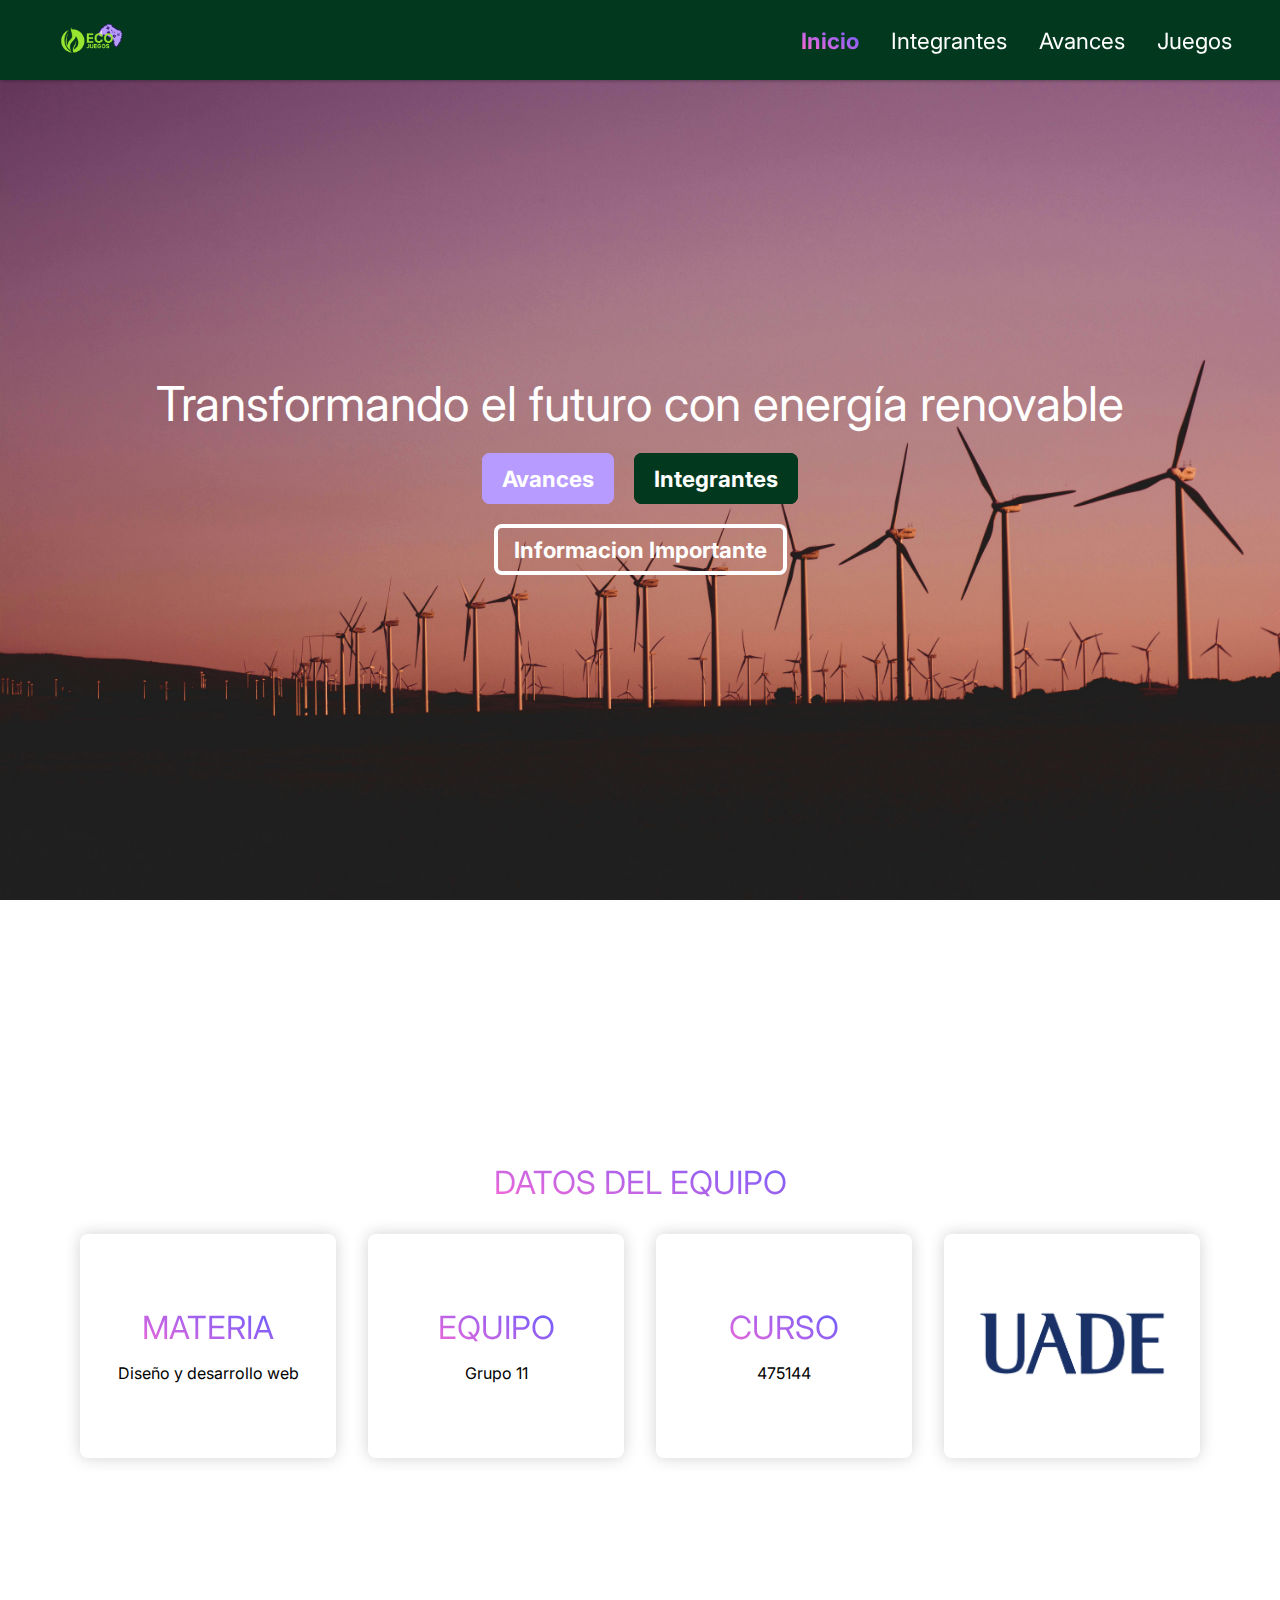
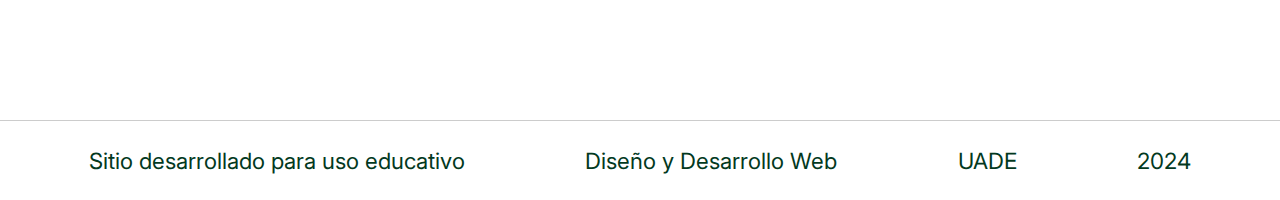
<file: index.html>
<!DOCTYPE html>
<html lang="es">
  <head>
    <meta charset="UTF-8" />
    <meta name="viewport" content="width=device-width, initial-scale=1.0" />
    <link rel="stylesheet" href="./src/css/style.css"/>
    <link rel="preconnect" href="https://fonts.googleapis.com" />
    <link rel="preconnect" href="https://fonts.gstatic.com" crossorigin />
    <link
      href="https://fonts.googleapis.com/css2?family=Inter:wght@100..900&family=Space+Grotesk:wght@300..700&display=swap"
      rel="stylesheet"
    />
    <!-- <script
      src="https://cdn.jsdelivr.net/npm/bootstrap@5.3.3/dist/js/bootstrap.bundle.min.js"
      integrity="sha384-YvpcrYf0tY3lHB60NNkmXc5s9fDVZLESaAA55NDzOxhy9GkcIdslK1eN7N6jIeHz"
      crossorigin="anonymous"
    ></script> -->
    <title>ECOJUEGOS | Home</title>
  </head>

  <body id="dom">
    <header class="mainHeader">
      <img src="./src/img/logo.png" alt="logo" class="logo">
      <img
        id="menuBtn"
        src="./src/icons/menuIcon.svg"
        alt="menuBtn"
      />
      <ul class="mainMenu">
        <li><a href="./index.html" id="selected">Inicio</a></li>
        <li><a href="./integrantes.html">Integrantes</a></li>
        <li><a href="./avances.html">Avances</a></li>
        <li><a href="./juegos.html">Juegos</a></li>
      </ul>
    </header>

    <div class="homeMainSection" style="background-image: url(src/img/background-home.jpg);">
          <h1 class="homeMainSection-txt">
            Transformando el futuro con energía renovable
          </h1>
          <div class="botonera-homeMainSection">
            <a href="./avances.html" class="mostrarAvances">Avances</a>
            <a href="./integrantes.html" class="mostrarIntegrantes">Integrantes</a>
          </div>
          <a href="#infoImport" class="InformacionImportante">Informacion Importante</a>
    </div>

    
    <main class="homeMainContent">
      <div class="infoContainer" id="infoImport">
        <p class="infoContainerTitle gradiantTxt">Datos del equipo</p>
        <div class="infoTarjertasContainer">
          <div class="infoTarjeta">
            <h1 class="infoTitle gradiantTxt">Materia</h1>
            <p class="infoTxt">Diseño y desarrollo web</p>
          </div>
          <div class="infoTarjeta">
            <h1 class="infoTitle gradiantTxt">Equipo</h1>
            <p class="infoTxt">Grupo 11</p>
          </div>
          <div class="infoTarjeta">
            <h1 class="infoTitle gradiantTxt">Curso</h1>
            <p class="infoTxt">475144</p>
          </div>
          <div class="infoTarjeta">
            <a href="https://www.uade.edu.ar/?gad_source=1&gclid=Cj0KCQjw4MSzBhC8ARIsAPFOuyWZnsxrU5qqZKWLgB7A-EV3E81XpSf3IhccjWUgUvJ1MQN-hKEF5S0aAqlfEALw_wcB" target=”_blank”>
              <img
              src="./src/img/LogoUADE.png"
              alt="LogoUade"
              class="infoImg"/>
            </a>
          </div>
        </div>
      </div>
    </main>

    <footer class="mainFooter">
      <div class="footerTxt">
        <p>Sitio desarrollado para uso educativo</p>
        <p>Diseño y Desarrollo Web</p>
        <p>UADE</p>
        <p>2024</p>
      </div>
    </footer>

    <script src="./src/js/index.js"></script>
  </body>
</html>
</file>
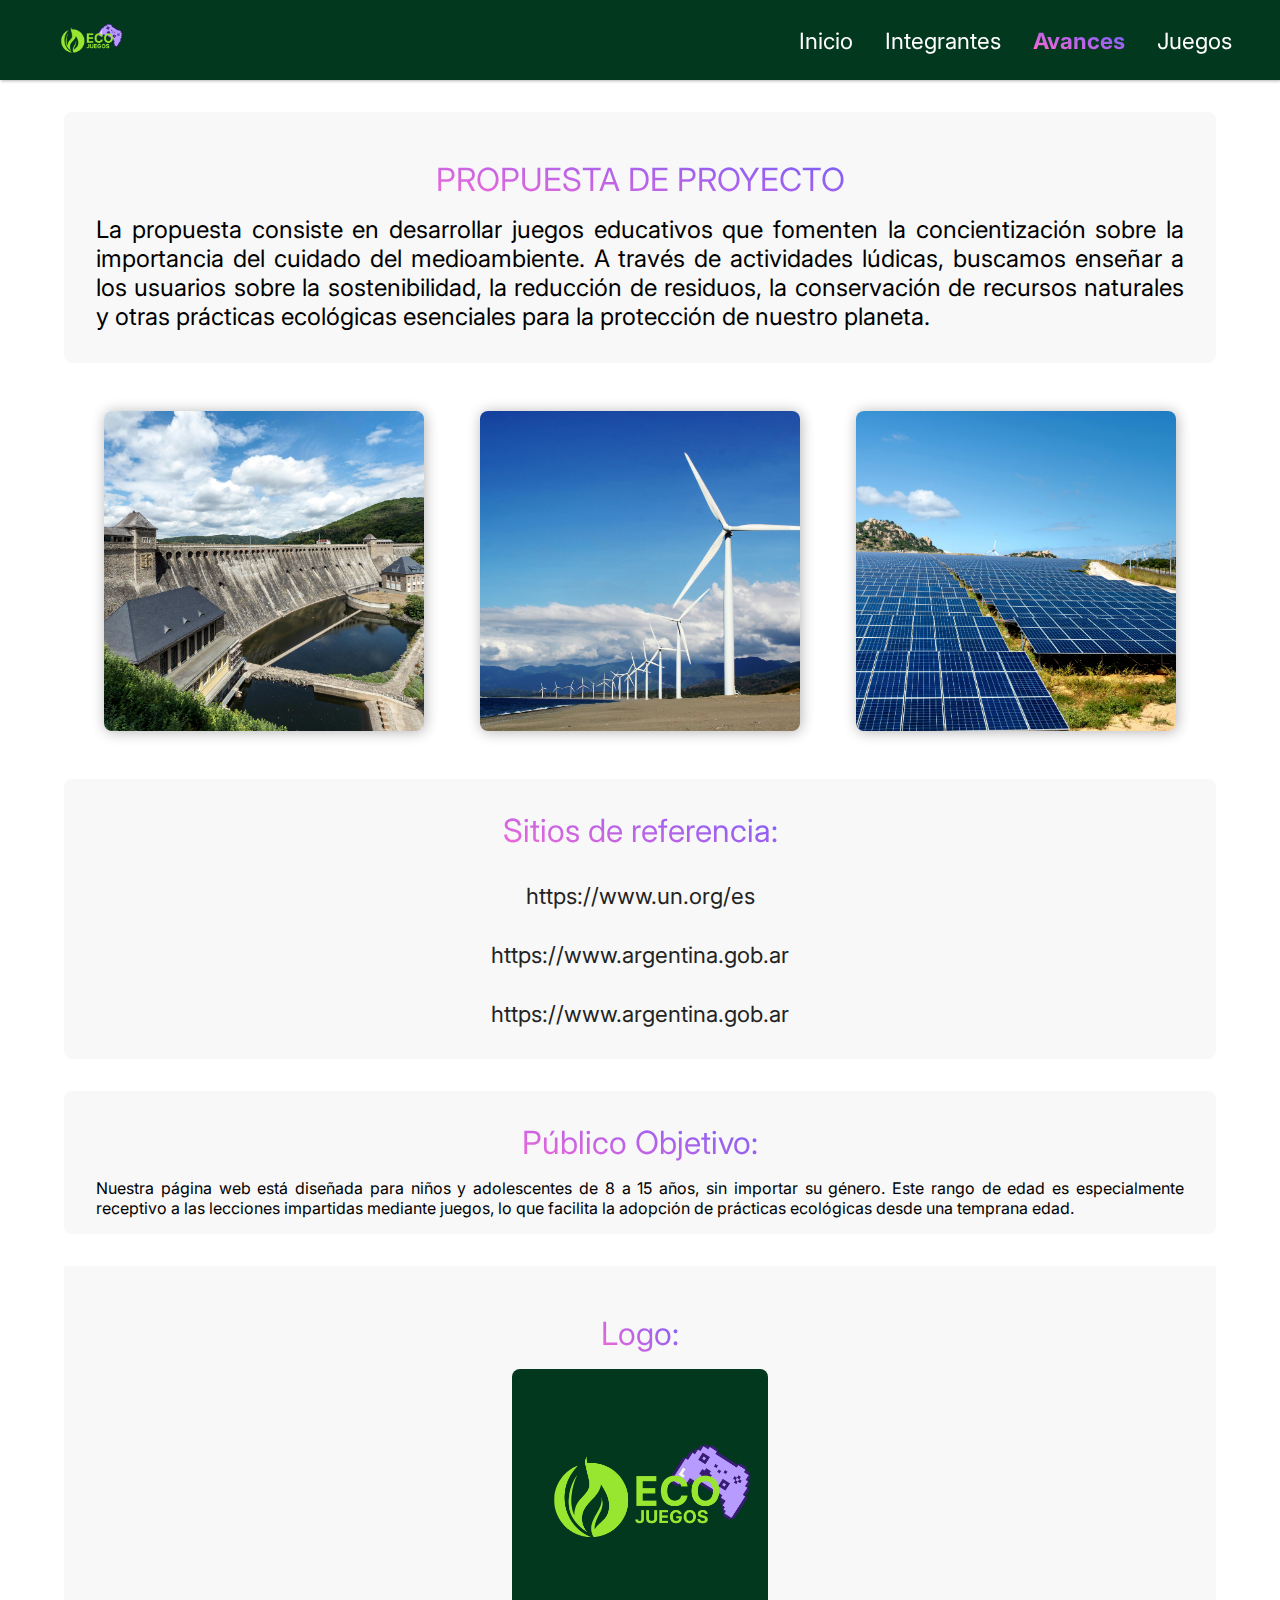
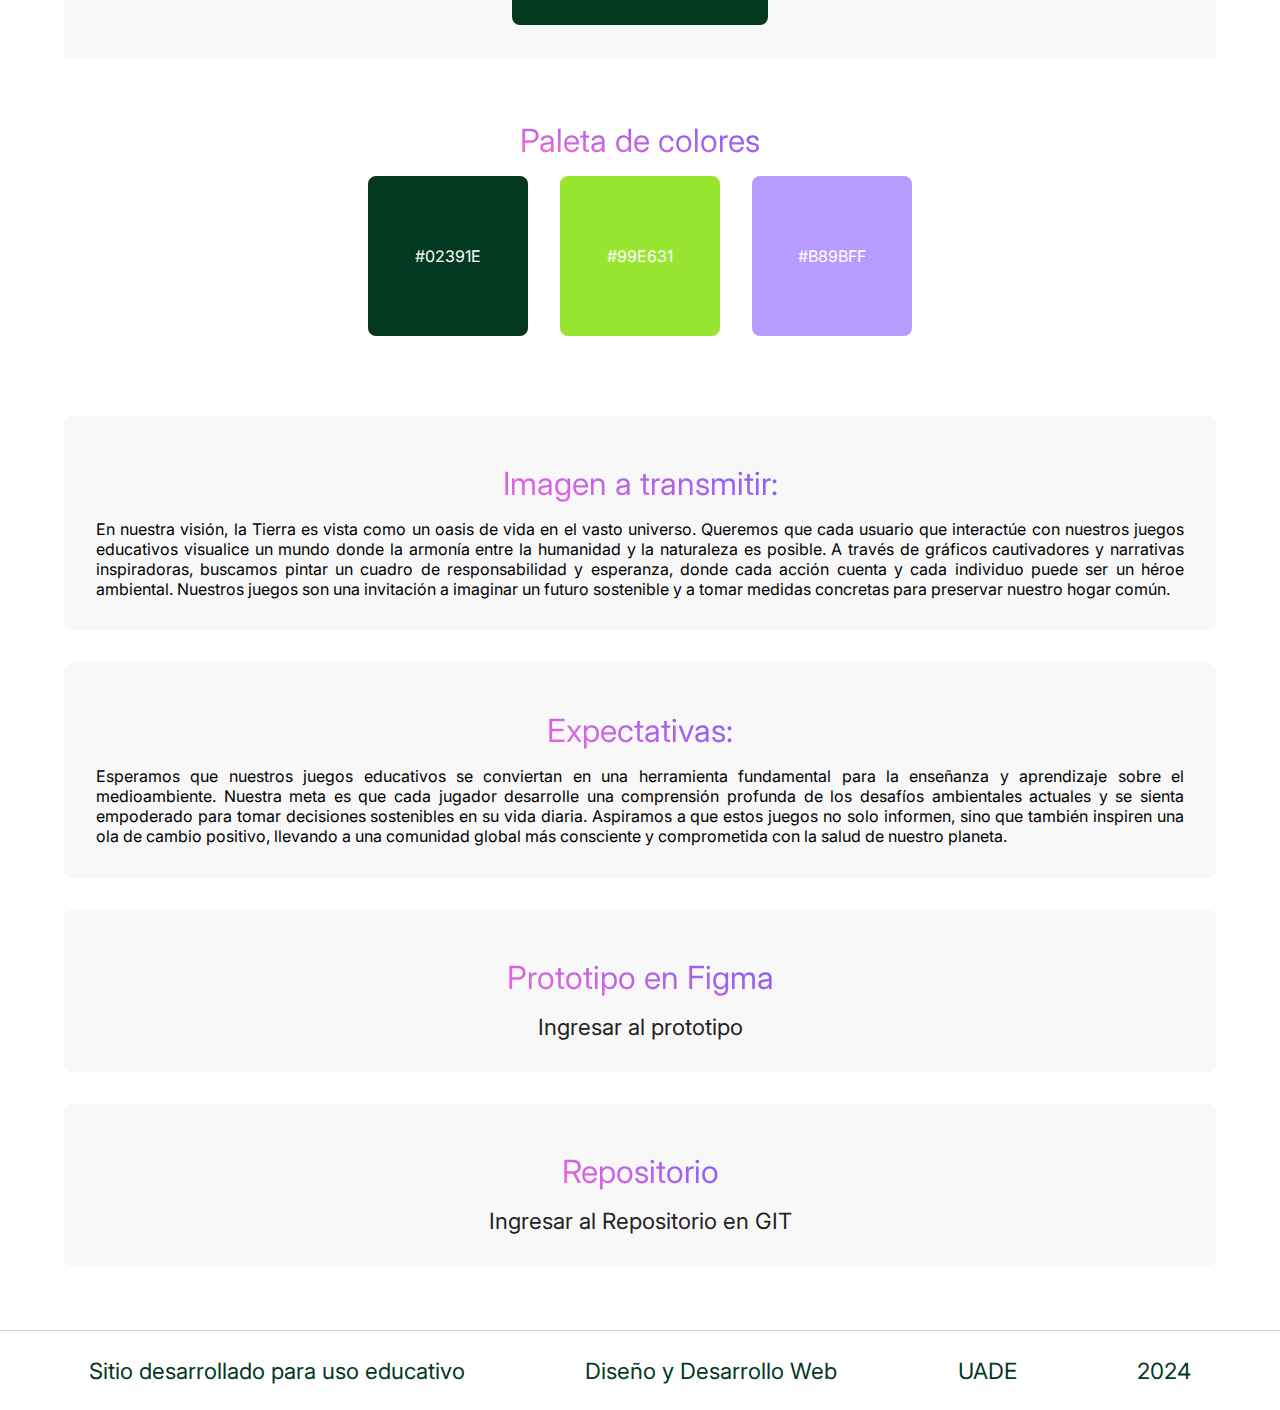
<file: avances.html>
<!DOCTYPE html>
<html lang="es">
<head>
    <meta charset="UTF-8">
    <meta name="viewport" content="width=device-width, initial-scale=1.0">
    <link rel="stylesheet" href="./src/css/style.css" />
    <link rel="preconnect" href="https://fonts.googleapis.com" />
    <link rel="preconnect" href="https://fonts.gstatic.com" crossorigin />
    <link
      href="https://fonts.googleapis.com/css2?family=Inter:wght@100..900&family=Space+Grotesk:wght@300..700&display=swap"
      rel="stylesheet"
    />
    <title>ECOJUEGOS | Avances</title>
</head>
<body>
  <header class="mainHeader">
    <img src="./src/img/logo.png" alt="logo" class="logo">
    <img
      id="menuBtn"
      src="./src/icons/menuIcon.svg"
      alt="menuBtn"
    />
    <ul class="mainMenu">
      <li><a href="./index.html">Inicio</a></li>
      <li><a href="./integrantes.html">Integrantes</a></li>
      <li><a href="./avances.html" id="selected">Avances</a></li>
      <li><a href="./juegos.html">Juegos</a></li>
    </ul>
  </header>


  <main class="mainAvances">
    <div class="avancesPropuesta">
        <p class="infoContainerTitle gradiantTxt">Propuesta de proyecto</p>
        <h2>La propuesta consiste en desarrollar juegos educativos que fomenten la concientización sobre la importancia del cuidado del medioambiente. A través de actividades lúdicas, buscamos enseñar a los usuarios sobre la sostenibilidad, la reducción de residuos, la conservación de recursos naturales y otras prácticas ecológicas esenciales para la protección de nuestro planeta.</h2>
    </div>

    <section class="imagenes">

      <div class="energiasImg" style="background-image: url(./src/img/energia01.jpg)"></div>
      <div class="energiasImg" style="background-image: url(./src/img/energia02.jpg)"></div>
      <div class="energiasImg" style="background-image: url(./src/img/energia03.jpg)"></div>


    </section>

      <div class="datos">
        <div class="detallesSitioRef">
        <h1 class="gradiantTxt">Sitios de referencia:</h1>
        <ul class="sititosRefList">
          <li>
            <a target="_blank" href="https://www.un.org/es/climatechange/what-is-renewable-energy#:~:text=Las%20energ%C3%ADas%20renovables%20son%20un,estas%20fuentes%20se%20renuevan%20continuamente">https://www.un.org/es</a>
          </li>
          <li>
            <a target="_blank" href="https://www.argentina.gob.ar/economia/energia/energia-electrica/renovables/que-son-las-energias-renovables">https://www.argentina.gob.ar</a>
          </li>
          <li>
            <a target="_blank" href="https://www.argentina.gob.ar/economia/energia/energia-electrica/renovables">https://www.argentina.gob.ar</a>
          </li>
        </ul>
        </div>

        <div class="detallesPublicObj">
          <h1 class="gradiantTxt">Público Objetivo: </h1>
          <p>Nuestra página web está diseñada para niños y adolescentes de 8 a 15 años, sin importar su género. Este rango de edad es especialmente receptivo a las lecciones impartidas mediante juegos, lo que facilita la adopción de prácticas ecológicas desde una temprana edad.</p>
        </div>

        <div class="detallesLogo">
          <h1 class="gradiantTxt">Logo:</h1>
          <img src="./src/img/logo.png" alt="logo" id="detallesLogo">
        </div>

        <div class="detallesPaletaColores">
          <h1 class="gradiantTxt">Paleta de colores</h1>
          <div class="colorsContainer">
            <div class="clase-colores" id="color1">#02391E</div>
            <div class="clase-colores" id="color2">#99E631</div>
            <div class="clase-colores" id="color3">#B89BFF</div>
          </div>
        </div>

      <div class="detallesImgTransmitir">
        <h1 class="gradiantTxt">Imagen a transmitir:</h1>
        <p>En nuestra visión, la Tierra es vista como un oasis de vida en el vasto universo. Queremos que cada usuario que interactúe con nuestros juegos educativos visualice un mundo donde la armonía entre la humanidad y la naturaleza es posible. A través de gráficos cautivadores y narrativas inspiradoras, buscamos pintar un cuadro de responsabilidad y esperanza, donde cada acción cuenta y cada individuo puede ser un héroe ambiental. Nuestros juegos son una invitación a imaginar un futuro sostenible y a tomar medidas concretas para preservar nuestro hogar común.</p>
      </div>

      <div class="detallesExpect">
        <h1 class="gradiantTxt">Expectativas:</h1>
        <p>Esperamos que nuestros juegos educativos se conviertan en una herramienta fundamental para la enseñanza y aprendizaje sobre el medioambiente. Nuestra meta es que cada jugador desarrolle una comprensión profunda de los desafíos ambientales actuales y se sienta empoderado para tomar decisiones sostenibles en su vida diaria. Aspiramos a que estos juegos no solo informen, sino que también inspiren una ola de cambio positivo, llevando a una comunidad global más consciente y comprometida con la salud de nuestro planeta.</p>
      </div>

      <div class="detallesExpect">
        <h1 class="gradiantTxt">Prototipo en Figma</h1>
        <a target="_blank" href="https://www.figma.com/design/m9C184NCD8oiGZxy7zn1dc/ECOJUEGOS?node-id=0-1&t=zhjOqj560OjPCHHO-0" style="color: #232323; font-size: 1.4rem;">Ingresar al prototipo</a>
      </div>

      <div class="detallesExpect">
        <h1 class="gradiantTxt">Repositorio</h1>
        <a target="_blank" href="https://github.com/joseguraUADE/ecojuegos" style="color: #232323; font-size: 1.4rem;">Ingresar al Repositorio en GIT</a>

      </div>

      </div>

  </main>

  <footer class="mainFooter">
    <div class="footerTxt">
      <p>Sitio desarrollado para uso educativo</p>
      <p>Diseño y Desarrollo Web</p>
      <p>UADE</p>
      <p>2024</p>
    </div>
  </footer>

    <script src="./src/js/index.js"></script>   
</body>
</html>
</file>
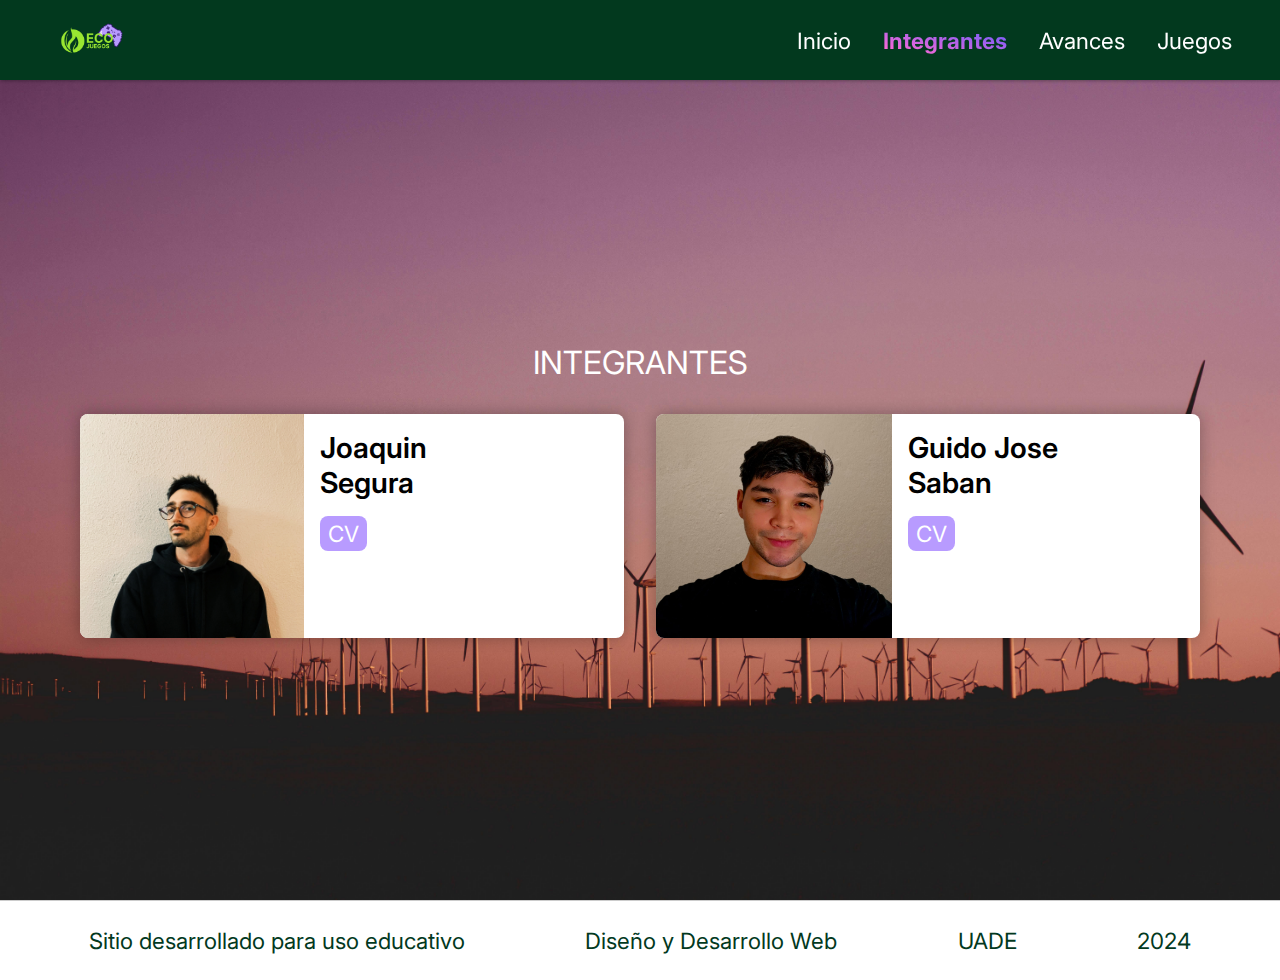
<file: integrantes.html>
<!DOCTYPE html>
<html lang="es">
  <head>
    <meta charset="UTF-8" />
    <meta name="viewport" content="width=device-width, initial-scale=1.0" />
    <link rel="stylesheet" href="./src/css/style.css" />
    <link rel="preconnect" href="https://fonts.googleapis.com" />
    <link rel="preconnect" href="https://fonts.gstatic.com" crossorigin />
    <link
      href="https://fonts.googleapis.com/css2?family=Inter:wght@100..900&family=Space+Grotesk:wght@300..700&display=swap"
      rel="stylesheet"
    />
    <!-- <link
      href="https://cdn.jsdelivr.net/npm/bootstrap@5.3.3/dist/css/bootstrap.min.css"
      rel="stylesheet"
      integrity="sha384-QWTKZyjpPEjISv5WaRU9OFeRpok6YctnYmDr5pNlyT2bRjXh0JMhjY6hW+ALEwIH"
      crossorigin="anonymous"
    />
    <script
      src="https://cdn.jsdelivr.net/npm/bootstrap@5.3.3/dist/js/bootstrap.bundle.min.js"
      integrity="sha384-YvpcrYf0tY3lHB60NNkmXc5s9fDVZLESaAA55NDzOxhy9GkcIdslK1eN7N6jIeHz"
      crossorigin="anonymous"
    ></script> -->
    <title>ECOJUEGOS | Integrantes</title>
  </head>


  <body>
    <header class="mainHeader">
      <img src="./src/img/logo.png" alt="logo" class="logo">
      <img
        id="menuBtn"
        src="./src/icons/menuIcon.svg"
        alt="menuBtn"
      />
      <ul class="mainMenu">
        <li><a href="./index.html" >Inicio</a></li>
        <li><a href="./integrantes.html" id="selected">Integrantes</a></li>
        <li><a href="./avances.html">Avances</a></li>
        <li><a href="./juegos.html">Juegos</a></li>
      </ul>
    </header>

    <main class="integrantesMainContent" style="background: url(./src/img/background-home.jpg);  background-size: cover;
    background-position: bottom;">
        <section class="integrantesSection">
          <p class="infoContainerTitle">Integrantes</p>
          <div class="integranteCardsContainer">
            <div class="integranteCard">
                <img
                  src="./src/img/perfil.jpg"
                  alt="Foto integrante"
                  class="integImg"
                />
              <div class="text-btn">
                <h2 class="nombre">
                  Joaquin
                  <br />
                  Segura
                </h2>
                <a target="_blank" href="https://josegurauade.github.io/ficha/" class="cvBnt"
                  >CV</a
                >
              </div>
            </div>
            <div class="integranteCard">
                <img
                  src="./src/img/fotoGuido.jpeg"
                  alt="Foto integrante"
                  class="integImg"
                />
              <div class="text-btn">
                <h2 class="nombre">
                  Guido Jose
                  <br />
                  Saban
                </h2>
                <a target="_blank" href="https://guidojosesaban.github.io/fichaguidosaban/" class="cvBnt"
                  >CV</a
                >
              </div>
            </div>
          </div>
        </div>
        </section>
    </main>

    <footer class="mainFooter">
      <div class="footerTxt">
        <p>Sitio desarrollado para uso educativo</p>
        <p>Diseño y Desarrollo Web</p>
        <p>UADE</p>
        <p>2024</p>
      </div>
    </footer>
  </body>

  <script src="./src/js/index.js"></script>
</html>
</file>
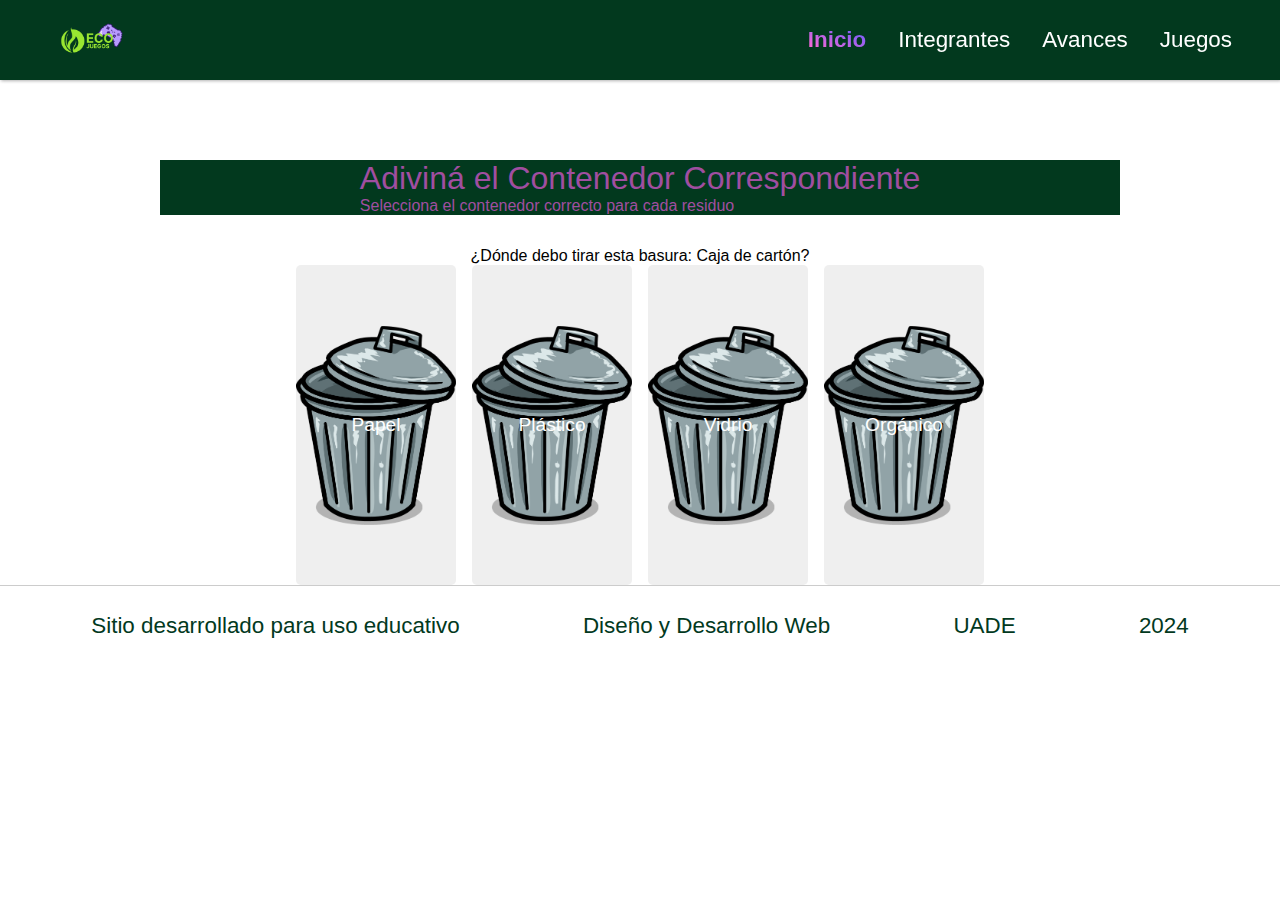
<file: juego1.html>
<!DOCTYPE html>
<html lang="es">
<head>
  <meta charset="UTF-8">
  <meta name="viewport" content="width=device-width, initial-scale=1.0">
  <title>Adivina el Contenedor</title>
  <link rel="stylesheet" href="./src/css/style.css">
</head>
<body>
  <header class="mainHeader">
    <img src="./src/img/logo.png" alt="logo" class="logo">
    <img
      id="menuBtn"
      src="./src/icons/menuIcon.svg"
      alt="menuBtn"
    />
    <ul class="mainMenu">
      <li><a href="./index.html" id="selected">Inicio</a></li>
      <li><a href="./integrantes.html">Integrantes</a></li>
      <li><a href="./avances.html">Avances</a></li>
      <li><a href="./juegos.html">Juegos</a></li>
    </ul>
  </header>
  <main>
    <div class="contenedor">
    <div class="contAdivina">
      <div class="adivina">
        <h1>Adiviná el Contenedor Correspondiente</h1>
        <p>Selecciona el contenedor correcto para cada residuo</p>
      </div>
    </div>
    <div class="game">
      <p id="question">¿Dónde debo tirar esta basura: <span id="residue">Papel</span>?</p>
      <div id="buttons">
        <button class="option" data-type="paper">Papel</button>
        <button class="option" data-type="plastic">Plástico</button>
        <button class="option" data-type="glass">Vidrio</button>
        <button class="option" data-type="organic">Orgánico</button>
      </div>
    </div>
    <div id="message"></div>
  </div>
  </main>

  <footer class="mainFooter">
    <div class="footerTxt">
      <p>Sitio desarrollado para uso educativo</p>
      <p>Diseño y Desarrollo Web</p>
      <p>UADE</p>
      <p>2024</p>
    </div>
  </footer>

  <script src="./src/js/juego1.js"></script>

</body>
</html>
</file>
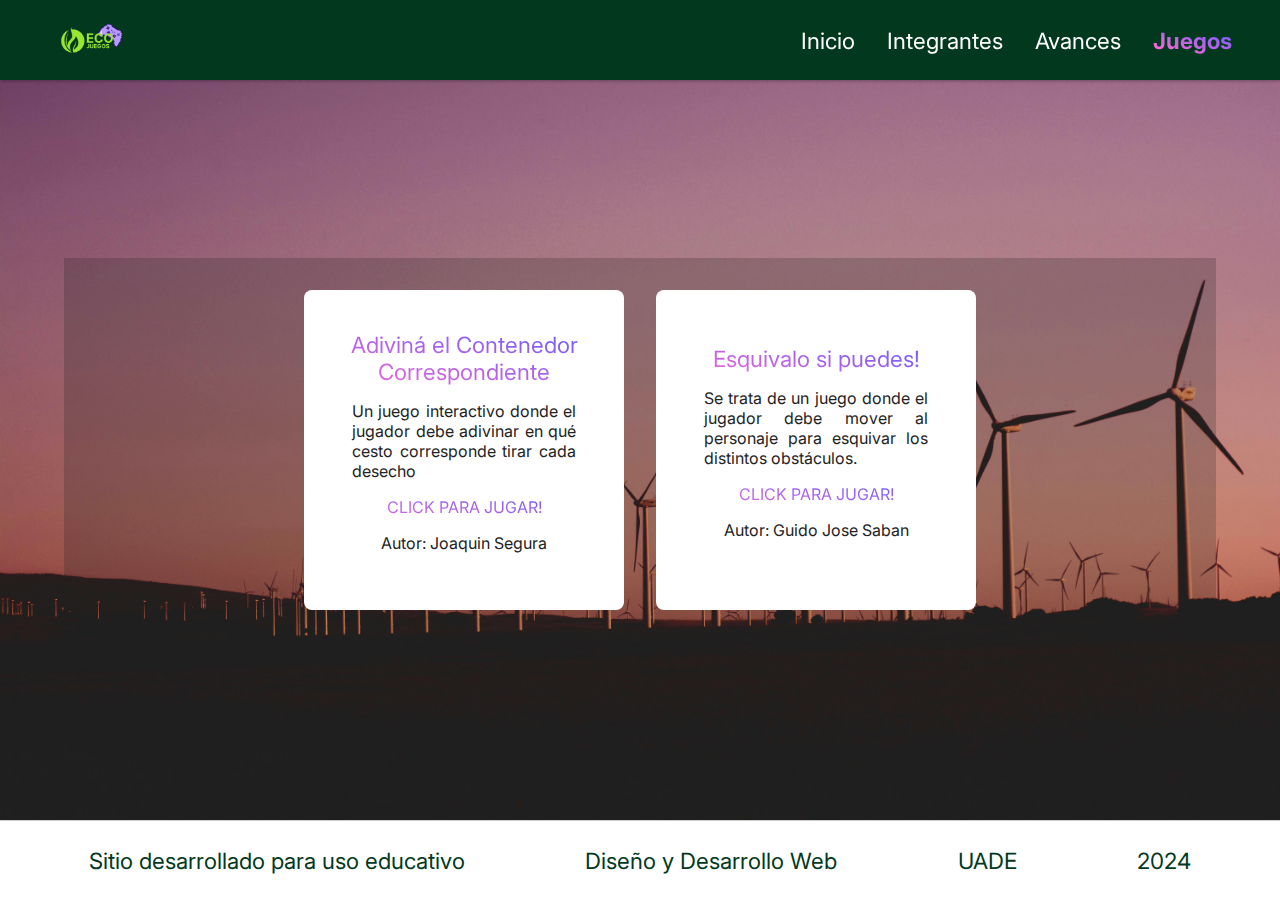
<file: juegos.html>
<!DOCTYPE html>
<html lang="es">
  <head>
    <meta charset="UTF-8" />
    <meta name="viewport" content="width=device-width, initial-scale=1.0" />
    <link rel="stylesheet" href="./src/css/style.css" />
    <link rel="preconnect" href="https://fonts.googleapis.com" />
    <link rel="preconnect" href="https://fonts.gstatic.com" crossorigin />
    <link
      href="https://fonts.googleapis.com/css2?family=Inter:wght@100..900&family=Space+Grotesk:wght@300..700&display=swap"
      rel="stylesheet"
    />
    <title>Juegos</title>
  </head>
  <body>

    <header class="mainHeader">
      <img src="./src/img/logo.png" alt="logo" class="logo">
      <img
        id="menuBtn"
        src="./src/icons/menuIcon.svg"
        alt="menuBtn"
      />
      <ul class="mainMenu">
        <li><a href="./index.html">Inicio</a></li>
        <li><a href="./integrantes.html">Integrantes</a></li>
        <li><a href="./avances.html" >Avances</a></li>
        <li><a href="./juegos.html"id="selected">Juegos</a></li>
      </ul>
    </header>
<main class="juegosMainSection" style="background-image: url(src/img/background-home.jpg); background-size: cover;
    background-position: bottom;">

  <div class="juegos">
    <a target="_blank" class="juegoCard" href="./juego1.html"  >
      <h1 class="gradiantTxt">
        Adiviná el Contenedor Correspondiente
      </h1>
    <p>
      Un juego interactivo donde el jugador debe adivinar en qué cesto corresponde tirar cada desecho
    </p>
    <p class="gradiantTxt">CLICK PARA JUGAR!</p>
    <p>Autor: Joaquin Segura</p>
  
    </a>

   <a target="_blank" class="juegoCard" href="https://guidojuegoecojuegospy.netlify.app/">
      <h1 class="gradiantTxt">
       Esquivalo si puedes!
      </h1>
     <p>
      Se trata de un juego donde el jugador debe mover al personaje para esquivar los distintos obstáculos.
      </p>
      <p class="gradiantTxt">CLICK PARA JUGAR!</p>
      <p>Autor: Guido Jose Saban</p>
    </a>
  </div>

</main>

<footer class="mainFooter">
  <div class="footerTxt">
    <p>Sitio desarrollado para uso educativo</p>
    <p>Diseño y Desarrollo Web</p>
    <p>UADE</p>
    <p>2024</p>
  </div>
</footer>

  <script src="./src/js/index.js"></script>   
</body>
</html>
</file>
<file: src/css/style.css>
/* GENERAL STYLE aplica para todo elemento */
* {
  padding: 0;
  margin: 0;
  box-sizing: border-box;
  font-family: "Inter", sans-serif;
  font-optical-sizing: auto;
  font-weight: 400;
  font-style: normal;
  font-variation-settings: "slnt" 0;
  text-decoration: none;
  z-index: 0;
}

.gradiantTxt {
  background: #f869d5;
  background: linear-gradient(to top right, #f869d5 10%, #635cff 100%);
  -webkit-background-clip: text;
  -webkit-text-fill-color: transparent;
}

/* Estilo  Header + Nav */
.mainHeader {
  height: 5rem;
  width: 100%;
  display: flex;
  flex-direction: row;
  align-items: center;
  justify-content: space-between;
  background: #02391e;
  padding: 0rem 2rem;
  position: fixed;
  top: 0%;
  left: 0%;
  z-index: 3;
}

.logo {
  height: 5rem;
  padding-left: 1rem;
}

#menuBtn {
  display: none;
}

.mainMenu {
  display: flex;
  flex-flow: row nowrap;
  list-style: none;
}

.mainMenu li {
  margin: 0rem 1rem;
}

.mainMenu li:hover {
  transform: scale(1.1);
  transition: 250ms;
}

.mainMenu li a {
  color: #ffffff;
  text-decoration: none;
  font-size: 1.4rem;
}

#selected {
  background: #f869d5;
  background: linear-gradient(to top right, #f869d5 10%, #635cff 100%);
  -webkit-background-clip: text;
  -webkit-text-fill-color: transparent;
  font-weight: bolder;
}
/* Final Estilo  Header + Nav */

/* global footer style */

.mainFooter{
  min-height: 5rem;
  display: flex;
  justify-content:center ;
  align-items: center;
  border-top: 1px solid #2323233b;

}

.footerTxt{
  display: flex;
  flex-flow: row wrap;
  align-items: center;
  justify-content: space-evenly;
  width: 100%;
  color: #02391e;
}

.footerTxt p{
  font-size: 1.4rem;
  padding: .5rem 1rem;
  margin: 1rem;
  text-align: center;
}

/* MOBILE CSS STYLE */
@media screen and (max-width: 1000px) {
  #menuBtn {
    display: block;
    height: 3rem;
  }

  .mainHeader {
    z-index: 3;
  }

  .mainMenu {
    flex-flow: column nowrap;
    align-items: center;
    justify-content: space-evenly;
    position: absolute;
    top: 5rem;
    left: 0%;
    width: 100vw;
    background: #ffffff;
    z-index: 3;
    display: none;
    padding: 1rem 0rem;
  }

  .mainMenu li {
    margin: 1.5rem 0rem;
  }

  .mainMenu li a {
    padding: 1rem;
    color: #02391e;
    font-size: 1.6rem;
    font-weight: 600;
  }

  .displayYes {
    display: flex;
  }

  .mainFooter{
    margin-top: 0rem;
  }
}

@media screen and (min-width: 2000px) {
  .mainHeader,
  .homeMainSection,
  .homeMainContent,
  .mainFooter {
    padding: 0 calc(100vw - 2000px);
  }
}





/* INTEGRANTES CSS */
.integrantesMainContent{
  min-height: calc(100vh - 5rem);
  width: 100%;
  display: flex;
  flex-direction: column;
  align-items: center;
  justify-content: center;
  margin-top: 5rem;
}

.integrantesSection{
  border-radius: 8px;
  padding: 2rem 1rem;
  display: flex ;
  flex-direction: column;
  align-items: center;
}

.infoContainerTitle{
  font-size: 2.4rem;
  color: #ffffff;
}

.integranteCardsContainer{
  display: flex;
  flex-flow: row wrap;
  align-items: center;
  justify-content: center;
}

.integranteCard{
  display: flex;
  flex-direction: row;
  flex-wrap: wrap;
  width: 34rem;
  min-height: 14rem;
  margin: 1rem;
  border-radius: 8px;
  box-shadow: 0px 0px 16px rgba(0, 0, 0, 0.3);
  background: #ffffff;
}

.integImg{
  height: 14rem;
  border-radius: 8px 0px 0px 8px;
}

.text-btn{
  padding: 1rem;
  display: flex;
  flex-flow: column wrap;
  align-items: start;
  justify-content: start;
}

.nombre{
  font-size: 1.8rem;
  font-weight: 600;
  padding-bottom: 1rem;
}

.cvBnt{
  background: #B89BFF;
  text-decoration: none;
  color: #ffffff;
  font-size: 1.4rem;
  padding: .25rem .5rem;
  border-radius: 8px;
}


@media screen and (max-width: 1000px) {
  .integrantesSection{
      padding: 2rem 0rem;
  }
  .integranteCard{
      display: flex;
      flex-flow: column wrap;
      width: 86vw;
      min-height: 14rem;
      margin: 1rem;
      border-radius: 8px;
      box-shadow: 0px 0px 16px rgba(0, 0, 0, 0.3);
      background: #ffffff;
  }
  .integImg{
      height: auto;
      width: 86vw;
      border-radius: 8px 8px 0px 0px;
  }

  .mainFooter{
      margin-top: 0rem; 
  }
}



/* HOME CSS */
.homeMainSection{
  min-height: calc(100vh - 5rem);
  width: 100%;
  display: flex;
  flex-direction: column;
  align-items: center;
  justify-content: center;
  background-size: cover;
  background-position: bottom;
  margin-top: 5rem;
}

.homeMainSection-txt{
  font-size: 3rem;
  margin-bottom: 2rem;
  color: #ffffff;
  padding: 0rem .5rem;
}

.homeMainSection-p{
  width: 50%;
  margin-bottom: 2rem;
  color: #ffffff;
  text-align: center;
}

.mostrarAvances{
  text-decoration: none;
  padding: .5rem 1rem;
  font-size: 1.4rem;
  border: 4px solid #B89BFF;
  background: #B89BFF;
  border-radius: 8px;
  color: #ffffff;
  margin-right: 1rem;
  font-weight: bold;
}

.mostrarIntegrantes{
  text-decoration: none;
  padding: .5rem 1rem;
  border: 4px solid #02391E;
  border-radius: 8px;
  background: #02391E;
  font-size: 1.4rem;
  color: #ffffff ;
  font-weight: bold;
}

.mostrarAvances:hover, .mostrarIntegrantes:hover{
  transform: scale(1.1);
  transition: 250ms;
  color: #635cff;
}

.InformacionImportante{
  border: 4px solid #ffffff;
  padding: .5rem 1rem;
  border-radius: 8px;
  color: #ffffff;
  font-size: 1.4rem;
  font-weight: bold;
  margin: 2rem auto;
  z-index: 0;

}

.InformacionImportante:hover{
  transform: scale(1.1);
  transition: 250ms;
  background: #ffffff;
  color: #635cff;
  z-index: 0;
}

.homeMainContent{
  min-height: calc(100vh - 5rem);
  display: flex;
  flex-flow: column nowrap;
  align-items: center;
  justify-content: center;
  padding: 3rem 0rem;
}

.infoContainer{
  width: 100%;
  display: flex;
  flex-flow: column nowrap;
  align-items: center;
  justify-content: center;
}

.infoTarjertasContainer{
  display: flex;
  flex-flow: row wrap;
  justify-content: center;
  align-items: center;

}

.infoTarjeta{
  display: flex;
  flex-flow: column nowrap;
  align-items: center;
  justify-content: center;
  border-radius: 8px;
  margin: 1rem;
  height: 14rem;
  width: 16rem;
  box-shadow: 0px 0px 16px rgba(0, 0, 0, 0.18);
}

.infoContainerTitle{
  font-size: 2.4rem;
  text-transform: uppercase;
  padding-bottom: 1rem;
}

.infoTitle{
  text-transform: uppercase;
  padding-bottom: 1rem;
}

.infoImg{
  width: 12rem;
}


/* MOBILE CSS STYLE */
@media screen and (max-width: 1000px) {
  .homeMainSection-txt{
      text-align: center;
  }

  /* .homeMainContent{
      margin-top: 12rem;
  } */

  .infoTarjeta{
      width: 90vw;
  }

  .infoTitle{
      font-size: 2rem;
  }

  .infoTxt{
      font-size: 1.6rem;
  }
  .mainFooter{
    margin-top: 0rem; 
}
}



/* AVANCES */
.mainAvances{
  margin-top: 5rem;
  max-width: 100vw;
  min-height: calc(100vh - 5rem);
  display: flex;
  flex-direction: column;
  align-items: center;
  justify-content: start;
  padding: 2rem 0rem;
}

.avancesPropuesta{
  background: rgb(248, 248, 248);
  display: flex;
  flex-direction: column;
  align-items: center;
  justify-content: center;
  max-width: 90vw;
  padding: 2rem;
  border-radius: 8px;
}

.infoContainerTitle{
  font-size: 2rem;
  padding: 1rem 0rem;
  text-align: center;
}

.avancesPropuesta h2{
  text-align: justify;
}

.imagenes{
  width: 90vw;
  display: flex;
  flex-flow: row wrap;
  justify-content: space-evenly;
  padding: 2rem 0rem;
}

.energiasImg{
  height: 20rem;
  width: 20rem;
  background-size: cover;
  background-position: bottom;
  box-shadow: 1px 1px 14px rgba(0, 0, 0, 0.3);
  margin: 1rem ;
  border-radius: 8px;
}

.datos{
  display: flex;
  flex-direction: column;
  align-items: center;
  justify-content: start;
}

.detallesSitioRef{
  display: flex;
  flex-flow: column nowrap;
  align-items: center;
  background: rgb(248, 248, 248);
  width: 90vw;
  border-radius: 8px;
  padding: 1rem 0rem;
}

.detallesSitioRef h1{
  padding: 1rem 0rem;
}

.sititosRefList{
  list-style: none;
  display: flex;
  flex-direction: column;
  align-items: center;
  justify-content: space-evenly;
  width: 90vw;
  height: auto;
}

.sititosRefList li{
  padding: 1rem 0rem;
}

.sititosRefList li a {
  font-size: 1.4rem;
  color: #232323;
}

.detallesPublicObj{
  max-width: 90vw;
  background: rgb(248, 248, 248);
  padding: 1rem 2rem;
  border-radius: 8px;
  display: flex;
  flex-direction: column;
  align-items: center;
  justify-content: start;
  margin: 2rem 0rem;
}

.detallesPublicObj h1{
  font-size: 2rem;
  padding: 1rem 0rem;
}

.detallesPublicObj p{
  text-align: justify;
}

.detallesLogo{
  display: flex;
  flex-direction: column;
  align-items: center;
  justify-content: start;
  background: rgb(248, 248, 248);
  width: 90vw;
  padding: 2rem;
  margin-bottom: 2rem;
}

.detallesLogo h1{
  padding: 1rem 0rem;
}

#detallesLogo{
  width: 16rem;
  border-radius: 8px;
}

.detallesPaletaColores{
  width: 90vw;
  padding: 2rem;
  display: flex;
  flex-direction: column;
  align-items: center;
  justify-content: start;
  margin-bottom: 2rem;
}

.colorsContainer{
  display: flex;
  flex-flow: row wrap;
  justify-content: center;
  width: 90vw;
}

.clase-colores{
  height: 10rem;
  width: 10rem;
  margin: 1rem;
  border-radius: 8px;
  display: flex;
  align-items: center;
  justify-content: center;
  color: #ffffff;
}

#color1{
  background: #02391E;
}

#color2{
  background: #99E631;
}

#color3{
  background: #B89BFF;
}

.detallesImgTransmitir{
  margin-bottom: 2rem;
}

.detallesImgTransmitir, .detallesExpect{
  width: 90vw;
  padding: 2rem;
  display: flex;
  flex-direction: column;
  align-items: center;
  justify-content: start;
  background: rgb(248, 248, 248);
  border-radius: 8px;
}

.detallesImgTransmitir h1, .detallesExpect h1{
  font-size: 2rem;
  padding: 1rem 0rem;
}

.detallesImgTransmitir p, .detallesExpect p{
  text-align: justify;
}

.detallesExpect{
  margin-bottom: 2rem;
}



/* JUEGOS CSS */
.juegosMainSection{
  min-height: calc(100vh - 10rem);
  width: 100%;
  display: flex;
  flex-direction: column;
  align-items: center;
  justify-content: center;
  margin-top: 5rem;
}

.juegos{
  width: 90vw;
  display: flex;
  flex-wrap: wrap;
  align-items: center;
  justify-content: center;
  padding: 1rem;
  background: #2323233b
}

.juegoCard{
  display: flex;
  flex-direction: column;
  align-items: center;
  justify-content: center;
  width: 20rem;
  min-height: 20rem;
  background: #ffffff;
  margin: 1rem;
  border-radius: 8px;
  padding: 1rem;
}

.juegoCard h1{
  text-align: center;
  padding-bottom: 1rem;
  font-size: 1.4rem;
}

.juegoCard p{
  color: #232323;
  font-size: 1rem;
  text-align: justify;
  padding: 0rem 2rem;
  padding-bottom: 1rem;
}


/* JUEGO 1 CSS */
.logo{
  max-height: 100%;
}

header {
  background-color: #4CAF50;
  color: white;
  padding: 1rem;
}

.mainHeader {
  box-shadow: 1px 1px 3px rgba(0, 0, 0, 0.3);
  height: 5rem;
  width: 100%;
  display: flex;
  flex-direction: row;
  align-items: center;
  justify-content: space-between;
  background: #02391E;
  padding: 0rem 2rem;
  position: fixed;
  top: 0%;
  left: 0%;
  z-index: 3;
}

#menuBtn {
  display: none;
}

.mainMenu {
  display: flex;
  flex-flow: row nowrap;
  list-style: none;
}

.mainMenu li {
  margin: 0rem 1rem;
}


.mainMenu li:hover{                 /* Hace que se agrande la letra cuando pasas el mouse por arriba*/
  transform: scale(1.1);
  transition: 250ms;
}

.mainMenu li a {
  color: #ffffff;
  text-decoration: none;
  font-size: 1.4rem;
}


.contenedor {
  margin: 10rem;
}

.contAdivina{
  background-color: #02391E;
  display: flex;
  justify-content: center;
  align-items: center;
}

.contAdivina h1{
  color: rgb(160, 78, 160);
}

.contAdivina p{
  color: rgb(160, 78, 160);
}


.game {
  display: flex;
  flex-direction: column;
  justify-content: center;
  align-items: center;
  margin: 2rem 0;
}

#buttons {
  display: flex;
  justify-content: center;
  height: 10rem;
  gap: 1rem;
}

button {
  padding: 1rem 2rem;
  font-size: 1.2rem;
  cursor: pointer;
  color: white;
  border: none;
  border-radius: 5px;
  background-image: url('../img/basureroo.png');
  background-size: 100%;  /* Ajusta el tamaño de la imagen */
  background-repeat: no-repeat;
  background-position: center;
  height: 20rem;
  width: 10rem;
}

button:hover {
  background-color: #0056b3;
}

#message {
  margin-top: 2rem;
  font-size: 1.2rem;
}
button[data-type="paper"]:hover {
  background-color: #FFD700; /* Color dorado para papel */
}

button[data-type="plastic"]:hover {
  background-color: #FF4500; /* Color naranja para plástico */
}

button[data-type="glass"]:hover {
  background-color: #1E90FF; /* Color azul para vidrio */
}

button[data-type="organic"]:hover {
  background-color: #32CD32; /* Color verde para orgánico */
}
</file>
